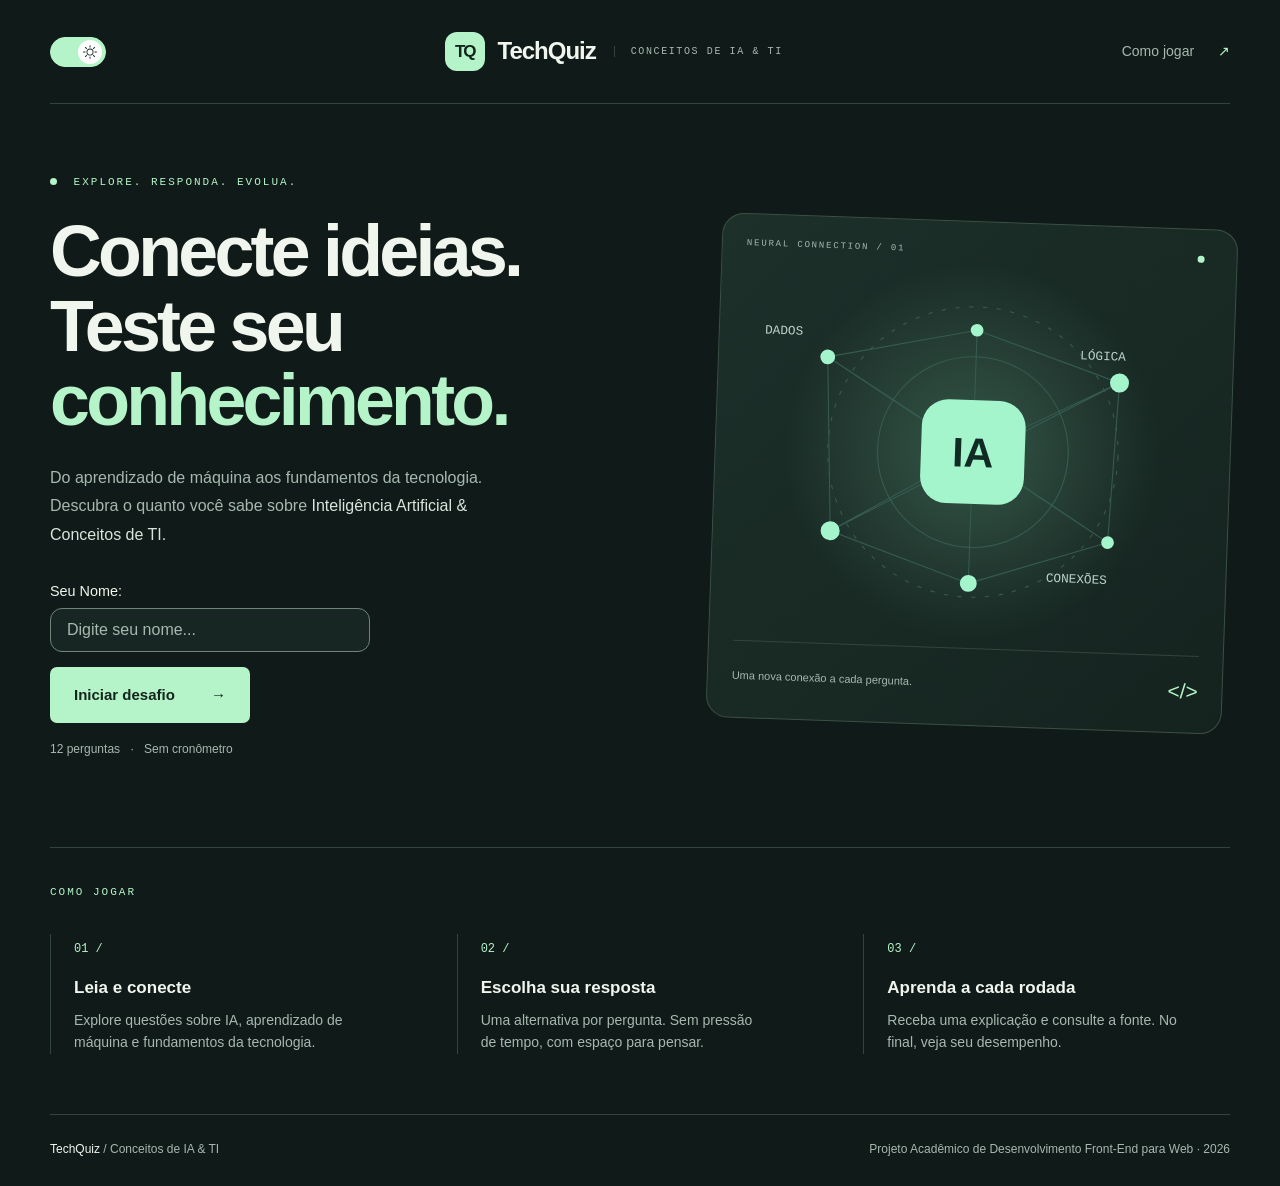
<file: index.html>
<!doctype html>
<html lang="pt-BR">

<head>
  <meta charset="UTF-8">
  <meta name="viewport" content="width=device-width, initial-scale=1">
  <meta name="description"
    content="Teste seus conhecimentos sobre Inteligência Artificial e conceitos de TI em um quiz educativo.">
  <title>TechQuiz — Conceitos de IA & TI</title>
  <link rel="icon" href="IMG/favicon.svg" type="image/svg+xml">
  <link rel="stylesheet" href="CSS/style.css">
  <script src="JS/script.js" defer></script>
</head>

<body>

  <header class="header wrap">

    <button id="botao-tema" class="tema-botao" type="button" role="switch" aria-checked="true"
      aria-label="Alternar entre modo claro e escuro">
      <span class="tema-trilho" aria-hidden="true">
        <span class="tema-bolinha">
          <!-- Ícone da LUA: visível no modo claro (bolinha à esquerda) -->
          <svg class="tema-icone tema-lua" xmlns="http://www.w3.org/2000/svg" width="16" height="16" fill="currentColor"
             viewBox="0 0 16 16">
            <path
              d="M6 .278a.77.77 0 0 1 .08.858 7.2 7.2 0 0 0-.878 3.46c0 4.021 3.278 7.277 7.318 7.277q.792-.001 1.533-.16a.79.79 0 0 1 .81.316.73.73 0 0 1-.031.893A8.35 8.35 0 0 1 8.344 16C3.734 16 0 12.286 0 7.71 0 4.266 2.114 1.312 5.124.06A.75.75 0 0 1 6 .278M4.858 1.311A7.27 7.27 0 0 0 1.025 7.71c0 4.02 3.279 7.276 7.319 7.276a7.32 7.32 0 0 0 5.205-2.162q-.506.063-1.029.063c-4.61 0-8.343-3.714-8.343-8.29 0-1.167.242-2.278.681-3.286" />
          </svg>
          <!-- Ícone do SOL: visível no modo escuro (bolinha à direita) -->
          <svg class="tema-icone tema-sol" xmlns="http://www.w3.org/2000/svg" width="16" height="16" fill="currentColor"
             viewBox="0 0 16 16">
            <path
              d="M8 11a3 3 0 1 1 0-6 3 3 0 0 1 0 6m0 1a4 4 0 1 0 0-8 4 4 0 0 0 0 8M8 0a.5.5 0 0 1 .5.5v2a.5.5 0 0 1-1 0v-2A.5.5 0 0 1 8 0m0 13a.5.5 0 0 1 .5.5v2a.5.5 0 0 1-1 0v-2A.5.5 0 0 1 8 13m8-5a.5.5 0 0 1-.5.5h-2a.5.5 0 0 1 0-1h2a.5.5 0 0 1 .5.5M3 8a.5.5 0 0 1-.5.5h-2a.5.5 0 0 1 0-1h2A.5.5 0 0 1 3 8m10.657-5.657a.5.5 0 0 1 0 .707l-1.414 1.415a.5.5 0 1 1-.707-.708l1.414-1.414a.5.5 0 0 1 .707 0m-9.193 9.193a.5.5 0 0 1 0 .707L3.05 13.657a.5.5 0 0 1-.707-.707l1.414-1.414a.5.5 0 0 1 .707 0m9.193 2.121a.5.5 0 0 1-.707 0l-1.414-1.414a.5.5 0 0 1 .707-.707l1.414 1.414a.5.5 0 0 1 0 .707M4.464 4.465a.5.5 0 0 1-.707 0L2.343 3.05a.5.5 0 1 1 .707-.707l1.414 1.414a.5.5 0 0 1 0 .708" />
          </svg>
        </span>
      </span>
    </button>
    <a class="brand" href="index.html" aria-label="TechQuiz, início"><span class="brand-icon">TQ</span> TechQuiz<span
        class="brand-label">CONCEITOS DE IA & TI</span></a>
    <a class="nav-link" href="#como-jogar">Como jogar <span aria-hidden="true">↗</span></a>
  </header>
  <main id="principal" class="wrap">
    <section id="inicio" class="hero" aria-labelledby="titulo">
      <div class="hero-copy">
        <p class="eyebrow"><span class="dot"></span> EXPLORE. RESPONDA. EVOLUA.</p>
        <h1 id="titulo">Conecte ideias.<br>Teste seu<br><span>conhecimento.</span></h1>
        <p class="intro">Do aprendizado de máquina aos fundamentos da tecnologia. Descubra o quanto você sabe sobre
          <strong>Inteligência Artificial &amp; Conceitos de TI.</strong></p>

        <!-- Campo do nome  -->
        <div style="margin-bottom: 15px; width: 100%; max-width: 320px;">
          <label for="nome-jogador" class="label-jogador">Seu Nome:</label>
          <input type="text" id="nome-jogador" class="input-jogador" placeholder="Digite seu nome..." maxlength="20" autocomplete="off" aria-describedby="erro-nome" required>
          <p id="erro-nome" class="erro-nome" role="alert" hidden></p>
          <div id="jogadores-salvos" class="jogadores-salvos" hidden>
            <p id="jogadores-titulo" class="hint">Ou escolha um jogador desta sessão:</p>
            <div id="jogadores-lista" class="chips" role="group" aria-labelledby="jogadores-titulo"></div>
          </div>
        </div>

        <button id="iniciar" class="primary" type="button">Iniciar desafio <span aria-hidden="true">→</span></button>
        <p class="micro">12 perguntas <span>·</span> Sem cronômetro</p>      </div>
      <div class="visual" aria-hidden="true">
        <div class="visual-top"><span>NEURAL CONNECTION / 01</span><span class="dot"></span></div>
        <svg class="network" viewBox="0 0 440 370" fill="none">
          <defs>
            <radialGradient id="halo">
              <stop stop-color="#94f4c4" stop-opacity=".22" />
              <stop offset="1" stop-color="#94f4c4" stop-opacity="0" />
            </radialGradient>
          </defs>
          <circle cx="220" cy="185" r="178" fill="url(#halo)" />
          <g stroke="#365b51">
            <circle cx="220" cy="185" r="137" stroke-dasharray="4 9" />
            <circle cx="220" cy="185" r="90" />
            <path
              d="M80 100 220 70 356 115 350 266 220 309 88 264 80 100 220 185 356 115M220 70V185L350 266M88 264 220 185 220 309M80 100 350 266M88 264 356 115" />
          </g>
          <g fill="#a4f5cc">
            <circle cx="80" cy="100" r="7" />
            <circle cx="220" cy="70" r="6" />
            <circle cx="356" cy="115" r="9" />
            <circle cx="350" cy="266" r="6" />
            <circle cx="220" cy="309" r="8" />
            <circle cx="88" cy="264" r="9" />
          </g>
          <rect x="171" y="136" width="98" height="98" rx="25" fill="#a4f5cc" />
          <text x="220" y="199" text-anchor="middle" font-family="Arial,sans-serif" font-size="39" font-weight="700"
            fill="#102a24">IA</text>
          <g fill="#bed3c9" font-family="monospace" font-size="12"><text x="20" y="80">DADOS</text><text x="318"
              y="94">LÓGICA</text><text x="293" y="305">CONEXÕES</text></g>
        </svg>
        <div class="visual-bottom"><span>Uma nova conexão a cada pergunta.</span><span class="code">&lt;/&gt;</span>
        </div>
      </div>
    </section>
    <section id="como-jogar" class="how" aria-labelledby="como-titulo">
      <div class="section-heading">
        <p class="eyebrow">COMO JOGAR</p>
       <!-- <h2 id="como-titulo">Pequenos desafios e novas descobertas.</h2>-->
        <h2 id="como-titulo" class="sr-only">Como jogar</h2>
  
      </div>
      <div class="steps">
        <article><span class="number">01 /</span>
          <h3>Leia e conecte</h3>
          <p>Explore questões sobre IA, aprendizado de máquina e fundamentos da tecnologia.</p>
        </article>
        <article><span class="number">02 /</span>
          <h3>Escolha sua resposta</h3>
          <p>Uma alternativa por pergunta. Sem pressão de tempo, com espaço para pensar.</p>
        </article>
        <article><span class="number">03 /</span>
          <h3>Aprenda a cada rodada</h3>
          <p>Receba uma explicação e consulte a fonte. No final, veja seu desempenho.</p>
        </article>
      </div>
    </section>
    <section id="jogo" class="game" hidden aria-labelledby="pergunta">
      <div class="game-top"><button id="voltar" class="text-button" type="button">← Voltar ao início</button><span
          id="contador"></span></div>
      <progress id="progresso" max="12" value="0" aria-label="Perguntas respondidas"></progress>
      <div class="question-card">
        <p id="categoria" class="eyebrow"></p>
        <h2 id="pergunta" tabindex="-1"></h2>
        <p class="hint">Escolha uma alternativa.</p>
        <div id="alternativas" class="answers"></div>
        <div id="feedback" class="feedback" role="status" hidden>
          <h3 id="feedback-titulo" tabindex="-1"></h3>          <p id="explicacao"></p><a id="fonte" target="_blank" rel="noopener noreferrer">Consultar fonte ↗</a>
        </div>
        <button id="proxima" class="primary" type="button" hidden>Próxima pergunta →</button>
      </div>
    </section>

    <!-- Seção de resultado -->
    <section id="resultado" class="result" hidden aria-labelledby="resultado-titulo">
      <p class="eyebrow">CONEXÃO CONCLUÍDA</p>
      <h2 id="resultado-titulo" tabindex="-1">Cada descoberta conta.</h2>
      <p id="placar" class="score"></p>
      <p id="mensagem"></p>
      <section class="ranking" aria-labelledby="ranking-titulo">
        <h3 id="ranking-titulo">Ranking da sessão</h3>
        <p id="evolucao" class="hint"></p>
        <ol id="ranking-lista" class="ranking-lista"></ol>
      </section>
      <button id="outro-jogador" class="text-button" type="button">Outro jogador</button>
      <button id="reiniciar" class="primary" type="button">Jogar novamente ↻</button>
      <button id="inicio-resultado" class="text-button" type="button">Voltar ao início</button>
    </section>
    <p id="erro" class="error" role="alert" hidden></p>
    <noscript>
      <p class="error">Ative o JavaScript no navegador para jogar o quiz.</p>
    </noscript>
  </main>
  <footer class="wrap footer"><span>TechQuiz <span class="muted">/ Conceitos de IA & TI</span></span><span class="muted">Projeto Acadêmico de Desenvolvimento Front-End para Web · 2026</span></footer>
</body>

</html>
</file>
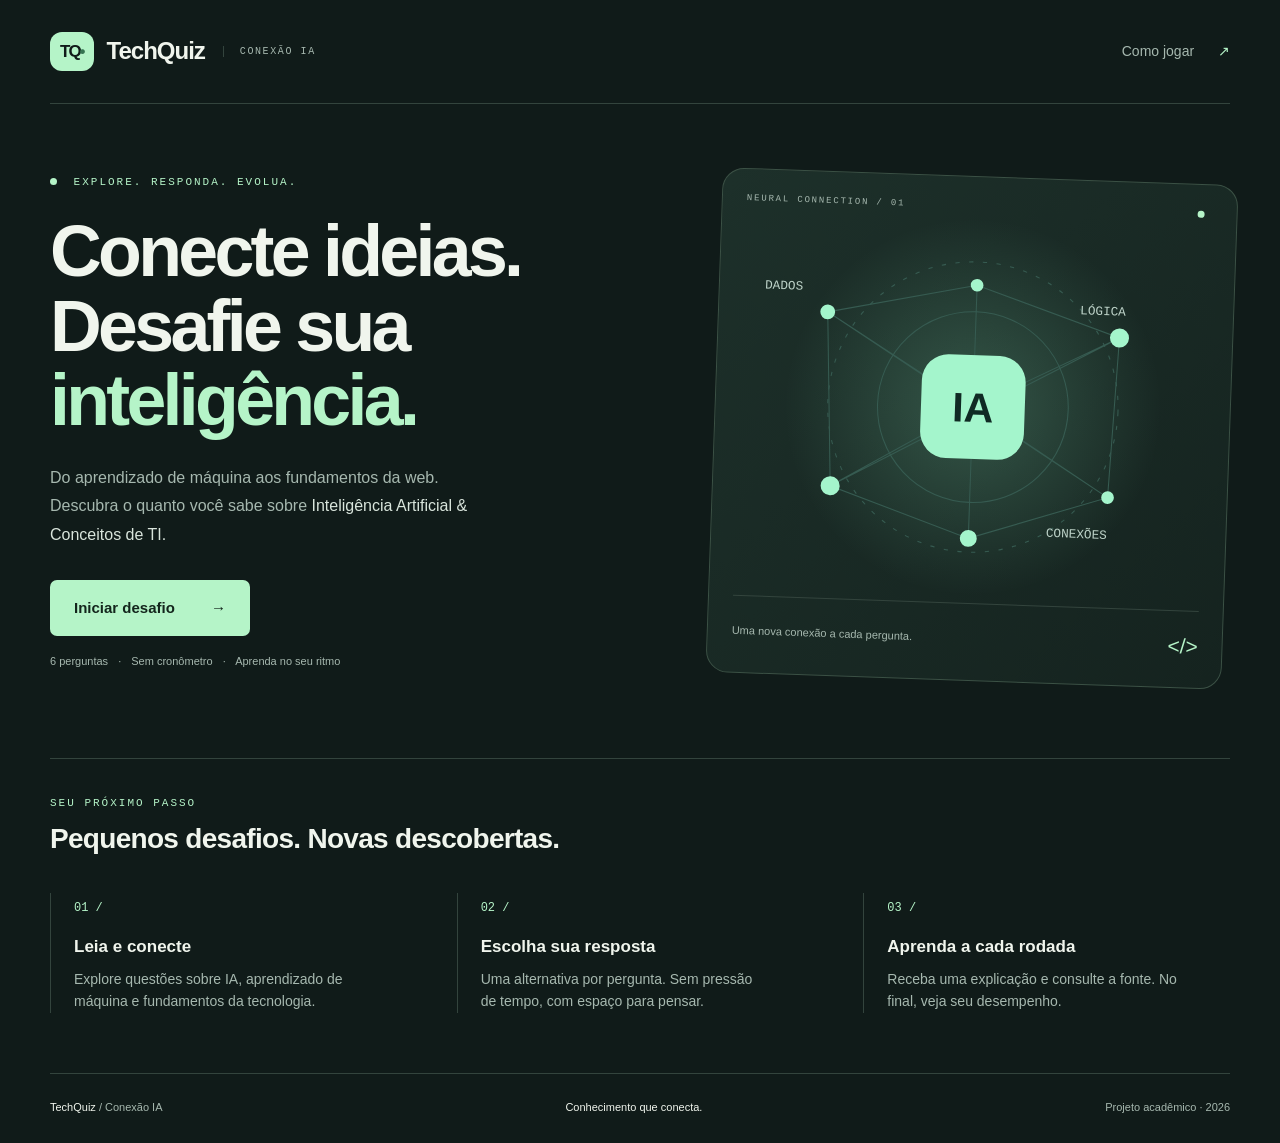
<file: TechQuiz/index.html>
<!doctype html>
<html lang="pt-BR">
<head>
  <meta charset="UTF-8">
  <meta name="viewport" content="width=device-width, initial-scale=1">
  <meta name="description" content="Teste seus conhecimentos sobre Inteligência Artificial e conceitos de TI em um quiz educativo.">
  <title>TechQuiz — Conexão IA</title>
  <link rel="icon" href="favicon.svg" type="image/svg+xml">
  <link rel="stylesheet" href="CSS/style.css">
  <script src="JS/script.js" defer></script>
</head>
<body>
  <a class="skip" href="#principal">Pular para o conteúdo</a>
  <header class="header wrap">
    <a class="brand" href="index.html" aria-label="TechQuiz, início"><span class="brand-icon">TQ<span>•</span></span> TechQuiz<span class="brand-label">CONEXÃO IA</span></a>
    <a class="nav-link" href="#como-jogar">Como jogar <span aria-hidden="true">↗</span></a>
  </header>
  <main id="principal" class="wrap">
    <section id="inicio" class="hero" aria-labelledby="titulo">
      <div class="hero-copy">
        <p class="eyebrow"><span class="dot"></span> EXPLORE. RESPONDA. EVOLUA.</p>
        <h1 id="titulo">Conecte ideias.<br>Desafie sua<br><span>inteligência.</span></h1>
        <p class="intro">Do aprendizado de máquina aos fundamentos da web. Descubra o quanto você sabe sobre <strong>Inteligência Artificial &amp; Conceitos de TI.</strong></p>
        <button id="iniciar" class="primary" type="button">Iniciar desafio <span aria-hidden="true">→</span></button>
        <p class="micro">6 perguntas <span>·</span> Sem cronômetro <span>·</span> Aprenda no seu ritmo</p>
      </div>
      <div class="visual" aria-hidden="true">
        <div class="visual-top"><span>NEURAL CONNECTION / 01</span><span class="dot"></span></div>
        <svg class="network" viewBox="0 0 440 370" fill="none">
          <defs><radialGradient id="halo"><stop stop-color="#94f4c4" stop-opacity=".22"/><stop offset="1" stop-color="#94f4c4" stop-opacity="0"/></radialGradient></defs>
          <circle cx="220" cy="185" r="178" fill="url(#halo)"/>
          <g stroke="#365b51"><circle cx="220" cy="185" r="137" stroke-dasharray="4 9"/><circle cx="220" cy="185" r="90"/><path d="M80 100 220 70 356 115 350 266 220 309 88 264 80 100 220 185 356 115M220 70V185L350 266M88 264 220 185 220 309M80 100 350 266M88 264 356 115"/></g>
          <g fill="#a4f5cc"><circle cx="80" cy="100" r="7"/><circle cx="220" cy="70" r="6"/><circle cx="356" cy="115" r="9"/><circle cx="350" cy="266" r="6"/><circle cx="220" cy="309" r="8"/><circle cx="88" cy="264" r="9"/></g>
          <rect x="171" y="136" width="98" height="98" rx="25" fill="#a4f5cc"/>
          <text x="220" y="199" text-anchor="middle" font-family="Arial,sans-serif" font-size="39" font-weight="700" fill="#102a24">IA</text>
          <g fill="#bed3c9" font-family="monospace" font-size="12"><text x="20" y="80">DADOS</text><text x="318" y="94">LÓGICA</text><text x="293" y="305">CONEXÕES</text></g>
        </svg>
        <div class="visual-bottom"><span>Uma nova conexão a cada pergunta.</span><span class="code">&lt;/&gt;</span></div>
      </div>
    </section>
    <section id="como-jogar" class="how" aria-labelledby="como-titulo">
      <div class="section-heading"><p class="eyebrow">SEU PRÓXIMO PASSO</p><h2 id="como-titulo">Pequenos desafios. Novas descobertas.</h2></div>
      <div class="steps">
        <article><span class="number">01 /</span><h3>Leia e conecte</h3><p>Explore questões sobre IA, aprendizado de máquina e fundamentos da tecnologia.</p></article>
        <article><span class="number">02 /</span><h3>Escolha sua resposta</h3><p>Uma alternativa por pergunta. Sem pressão de tempo, com espaço para pensar.</p></article>
        <article><span class="number">03 /</span><h3>Aprenda a cada rodada</h3><p>Receba uma explicação e consulte a fonte. No final, veja seu desempenho.</p></article>
      </div>
    </section>
    <section id="jogo" class="game" hidden aria-labelledby="pergunta">
      <div class="game-top"><button id="voltar" class="text-button" type="button">← Voltar ao início</button><span id="contador"></span></div>
      <progress id="progresso" max="6" value="0" aria-label="Perguntas respondidas"></progress>
      <div class="question-card"><p id="categoria" class="eyebrow"></p><h2 id="pergunta" tabindex="-1"></h2><p class="hint">Escolha uma alternativa.</p><div id="alternativas" class="answers"></div>
      <div id="feedback" class="feedback" role="status" hidden><h3 id="feedback-titulo"></h3><p id="explicacao"></p><a id="fonte" target="_blank" rel="noopener noreferrer">Consultar fonte ↗</a></div>
      <button id="proxima" class="primary" type="button" hidden>Próxima pergunta →</button></div>
    </section>
    <section id="resultado" class="result" hidden aria-labelledby="resultado-titulo">
      <p class="eyebrow">CONEXÃO CONCLUÍDA</p><h2 id="resultado-titulo" tabindex="-1">Cada descoberta conta.</h2><p id="placar" class="score"></p><p id="mensagem"></p><button id="reiniciar" class="primary" type="button">Jogar novamente ↻</button><button id="inicio-resultado" class="text-button" type="button">Voltar ao início</button>
    </section>
    <p id="erro" class="error" role="alert" hidden></p>
    <noscript><p class="error">Ative o JavaScript no navegador para jogar o quiz.</p></noscript>
  </main>
  <footer class="wrap footer"><span>TechQuiz <span class="muted">/ Conexão IA</span></span><span>Conhecimento que conecta.</span><span class="muted">Projeto acadêmico · 2026</span></footer>
</body>
</html>
</file>
<file: CSS/style.css>
:root {
  color-scheme: dark;
  --bg: #101b19;
  --panel: #172622;
  --text: #f0f5ed;
  --muted: #a6b8af;
  --green: #b5f4c8;
  --accent: #b5f4c8;  
  --input-border: #6f857a;       
  --line: #33443d;
  --font: Arial, Helvetica, sans-serif;

  /* Respostas normais */
  --answer-bg: #1c2f28;
  --answer-border: #52665b;
  --answer-hover: #2a4235;

  /* Estados (Correto, Errado/Erro, Feedback, Foco) */
  --correct-bg: #264737;
  --correct-border: #b5f4c8;
  --wrong-bg: #492c29;
  --wrong-border: #ffb3a8;
  --feedback-bg: #21392c;
  --letter-border: #63786b;
  --focus-outline: #e7c480;

  /*Destaque text*/
  --intro-strong: #d9e5dc;

  /* Switch de tema (Modo Escuro = padrão): trilho azul, bolinha branca, sol azul.
     --moon e --sun definem a cor de cada ícone; as demais definem trilho e bolinha.
     Para mudar qualquer cor do botão, altere SOMENTE estas variáveis. */
  --moon: #ffffff;
  --sun: #172622;
  --toggle-track-bg: #b5f4c8;;
  --toggle-track-border: #b5f4c8;
  --toggle-knob-bg: #ffffff;

  --brand-icon: #357451;
}

/* Modo Claro */
[data-theme="light"] {

 color-scheme: light;
  --muted: #4a5d53;
  --accent: #1f6f45;
  --input-border: #4a5d53;

  --bg: #f0f5ef;
  --panel: #e6ede3;
  --text: #101b19;
  --line: #4a5d53;

  /* Botões quiz (Modo Claro) */
  --answer-bg: #ffffff;
  --answer-border: #6b7f74;
  --answer-hover: #e2f4ea;

  /* Estados adaptados para o Modo Claro */
  --correct-bg: #d4edda;
  --correct-border: #28a745;
  --wrong-bg: #f8d7da;
  --wrong-border: #dc3545;
  --feedback-bg: #e2f4ea;
  --letter-border: #6b7f74;
  --focus-outline: #8a5a00;

   /*Destaque text*/
  --intro-strong: #2c4a3e;

  /* Switch de tema (Modo Claro): trilho vazado com borda cinza, bolinha cinza, lua branca.
     Mesmas variáveis do :root, com valores adaptados ao tema claro. */
  --moon: #ffffff;
  --sun: #2f5bff;
  --toggle-track-bg: #172622;
  --toggle-track-border: #b7bcc7;
  --toggle-knob-bg: #8a8f9c;
}

/* Transição Suave */
body, 
header, 
footer, 
form, 
article, 
div, 
input, 
textarea, 
button {
  transition: background-color 0.5s ease, color 0.3s ease, border-color 0.3s ease;
}

* {
  box-sizing: border-box;
}

body {
  margin: 0;
  background: var(--bg);
  color: var(--text);
  font-family: var(--font);
  line-height: 1.6;
}

button, 
a {
  -webkit-tap-highlight-color: transparent;
}

a {
  color: inherit;
}

button {
  font: inherit;
  cursor: pointer;
}

button:disabled {
  cursor: default;
}

a:focus-visible,
button:focus-visible,
input:focus-visible,
[tabindex]:focus-visible {
  outline: 3px solid var(--focus-outline);
  outline-offset: 5px;
}

[hidden] {
  display: none !important;
}

.wrap {
  width: min(1180px, calc(100% - 64px));
  margin: auto;
}

.header {
  min-height: 104px;
  display: flex;
  justify-content: space-between;
  align-items: center;
  border-bottom: 1px solid var(--line);
  gap: 24px;
}

.brand {
  display: flex;
  align-items: center;
  gap: 13px;
  text-decoration: none;
  font-size: 24px;
  font-weight: 700;
  letter-spacing: -1px;
}

.brand-icon {
  background: var(--green);
  color: #13251c;
  border-radius: 12px;
  font-size: 17px;
  padding: 6px 10px;
  letter-spacing: -2px;
}

.brand-icon span {
  color: var(--brand-icon);
}

.brand-label {
  font: 10px monospace;
  letter-spacing: 1.6px;
  color: var(--muted);
  border-left: 1px solid var(--line);
  padding-left: 16px;
  margin-left: 5px;
}

.nav-link {
  font-size: 14px;
  text-decoration: none;
  color: var(--muted);
}

.nav-link span {
  margin-left: 20px;
  color: var(--accent);
}

.hero {
  display: grid;
  grid-template-columns: 1.15fr 1fr;
  align-items: center;
  gap: 70px;
  padding: 72px 0 76px;
}

.eyebrow {
  font: 11px monospace;
  letter-spacing: 2px;
  color: var(--accent);
  margin: 0 0 26px;
}

.dot {
  display: inline-block;
  width: 7px;
  height: 7px;
  background: var(--green);
  border-radius: 50%;
  margin-right: 8px;
}

h1 {
  font-size: clamp(44px, 5.6vw, 72px);
  line-height: 1.04;
  letter-spacing: -3.7px;
  margin: 0 0 26px;
  font-weight: 700;
}

h1 span {
  color: var(--accent);
}

.intro {
  max-width: 460px;
  color: var(--muted);
  font-size: 16px;
  line-height: 1.8;
  margin-bottom: 30px;
}

.intro strong {
  font-weight: 400;
  color: var(--intro-strong);
}

.primary {
  display: inline-flex;
  align-items: center;
  justify-content: center;
  gap: 36px;
  background: var(--green);
  color: #13251c;
  border: 0;
  border-radius: 7px;
  padding: 16px 24px;
  font-weight: 700;
  font-size: 15px;
  min-height: 52px;
}

.primary:hover {
  background: #d2ffde;
}

.micro {
  color: var(--muted);
  font-size: 12px;
  margin-top: 17px;
}

.micro span {
  margin: 0 7px;
}

.visual {
  background: linear-gradient(135deg, #1d302a, #15231f);
  border: 1px solid #3b5145;
  border-radius: 22px;
  padding: 24px;
  transform: rotate(2deg);
}

.visual-top, 
.visual-bottom {
  display: flex;
  justify-content: space-between;
  align-items: center;
  gap: 12px;
}

.visual-top {
  font: 9px monospace;
  letter-spacing: 1.8px;
  color: var(--muted);
}

.network {
  width: 100%;
  display: block;
}

.visual-bottom {
  border-top: 1px solid var(--line);
  padding-top: 18px;
  color: var(--muted);
  font-size: 11px;
}

.code {
  font-size: 21px;
  color: var(--green);
}

.how {
  padding: 38px 0 60px;
  border-top: 1px solid var(--line);
}

.section-heading .eyebrow {
  margin-bottom: 12px;
}

h2 {
  font-size: 28px;
  letter-spacing: -.7px;
  line-height: 1.3;
  margin: 0 0 24px;
}

.steps {
  display: grid;
  grid-template-columns: repeat(3, 1fr);
  gap: 40px;
  margin-top: 36px;
}

.steps article {
  border-left: 1px solid var(--line);
  padding-left: 23px;
}

.number {
  color: var(--accent);
  font: 12px monospace;
}

h3 {
  font-size: 17px;
  margin: 14px 0 8px;
}

.steps p {
  font-size: 14px;
  color: var(--muted);
  margin: 0;
  max-width: 290px;
}

.footer {
  border-top: 1px solid var(--line);
  display: flex;
  justify-content: space-between;
  gap: 20px;
  padding: 25px 0;
  font-size: 12px;
}

.muted {
  color: var(--muted);
}

.game {
  max-width: 760px;
  margin: 48px auto 70px;
}

.game-top {
  display: flex;
  justify-content: space-between;
  align-items: center;
  gap: 12px;
  font-size: 13px;
  color: var(--muted);
}

.text-button {
  border: 0;
  background: none;
  color: var(--muted);
  padding: 12px 0;
  font-size: 14px;
  text-decoration: underline;
  text-underline-offset: 4px;
}

.text-button:hover {
  color: var(--text);
}

progress {
  appearance: none;
  width: 100%;
  height: 5px;
  border: 0;
  margin: 20px 0 32px;
  background: var(--line);
}

progress::-webkit-progress-bar {
  background: var(--line);
}

progress::-webkit-progress-value {
  background: var(--green);
}

progress::-moz-progress-bar {
  background: var(--green);
}

.question-card {
  background: var(--panel);
  border: 1px solid var(--line);
  border-radius: 18px;
  padding: 36px;
}

.question-card .eyebrow {
  margin-bottom: 18px;
}

.hint {
  font-size: 13px;
  color: var(--muted);
}

.answers {
  display: grid;
  gap: 12px;
  margin: 22px 0;
}

.answer {
  display: flex;
  align-items: center;
  gap: 14px;
  text-align: left;
  width: 100%;
  padding: 15px 18px;
  background: var(--answer-bg);      
  border: 1px solid var(--answer-border); 
  border-radius: 8px;
  color: var(--text);
  font-size: 15px;
}

.answer:not(:disabled):hover {
  border-color: var(--green);
  background: var(--answer-hover);    
}

.letter {
  display: grid;
  place-items: center;
  flex-shrink: 0;
  width: 29px;
  height: 29px;
  border: 1px solid var(--letter-border);
  border-radius: 5px;
  font: 12px monospace;
}

.answer.correct {
  border-color: var(--correct-border);
  background: var(--correct-bg);
}

.answer.wrong {
  border-color: var(--wrong-border);
  background: var(--wrong-bg);
}

.feedback {
  padding: 20px;
  border-left: 3px solid var(--green);
  background: var(--feedback-bg);
  margin: 24px 0;
  border-radius: 4px;
}

.feedback.incorrect {
  border-color: var(--wrong-border);
}

.feedback h3 {
  margin-top: 0;
}

.feedback p, 
.feedback a {
  font-size: 14px;
}

.feedback a {
  color: var(--accent);
}

.result {
  text-align: center;
  max-width: 720px;
  margin: 80px auto;
}

.result .primary {
  margin: 24px 16px;
}

.score {
  font-size: 80px;
  line-height: 1.2;
  color: var(--accent);
  font-weight: 700;
  margin: 35px 0;
}

.result > p:not(.score):not(.eyebrow) {
  color: var(--muted);
}

.error {
  background: var(--wrong-bg);
  border: 1px solid var(--wrong-border);
  padding: 20px;
  border-radius: 8px;
}

.skip {
  position: fixed;
  left: 12px;
  top: -100px;
  background: var(--green);
  color: var(--bg);
  padding: 10px;
  z-index: 2;
}

.skip:focus {
  top: 12px;
}

/* ===== SWITCH DE TEMA =====
   O botão (.tema-botao) agora é só uma "casca" invisível: o visual está no
   .tema-trilho (fundo) e na .tema-bolinha (peça que desliza).
   Tamanhos ficam em variáveis locais para o media query mobile poder reduzir tudo de uma vez. */
.tema-botao {
  --trilho-w: 56px;      /* largura do trilho */
  --trilho-h: 30px;      /* altura do trilho */
  --bolinha: 24px;       /* diâmetro da bolinha */
  --margem: 3px;         /* folga entre a bolinha e a borda do trilho */
  --tempo: 0.5s;         /* duração única de todas as animações do switch */
  /* distância que a bolinha percorre: trilho - bolinha - 2 margens - 2px de borda */
  --curso: calc(var(--trilho-w) - var(--bolinha) - (var(--margem) * 2) - 2px);

  background: none;
  border: 0;
  padding: 0;
  border-radius: 999px;
  line-height: 0;
  flex-shrink: 0;
}

.tema-trilho {
  position: relative;
  display: block;
  width: var(--trilho-w);
  height: var(--trilho-h);
  border-radius: 999px;
  border: 1px solid var(--toggle-track-border);
  background: var(--toggle-track-bg);
  transition: background-color var(--tempo) ease, border-color var(--tempo) ease;
}

.tema-bolinha {
  position: absolute;
  top: 50%;
  left: var(--margem);
  width: var(--bolinha);
  height: var(--bolinha);
  border-radius: 50%;
  background: var(--toggle-knob-bg);
  display: grid;
  place-items: center;
  /* Padrão (modo escuro): bolinha à DIREITA */
  transform: translate(var(--curso), -50%);
  transition: transform var(--tempo) cubic-bezier(.4, 0, .2, 1), background-color var(--tempo) ease;
}

/* Modo claro: bolinha volta para a ESQUERDA. É esta regra que anima o "ir para o lado". */
[data-theme="light"] .tema-bolinha {
  transform: translate(0, -50%);
}

/* Os dois ícones ocupam o mesmo lugar (grid empilhado) e trocam por fade + giro */
.tema-icone {
  grid-area: 1 / 1;
  width: 14px;
  height: 14px;
  transition: opacity var(--tempo) ease, transform var(--tempo) ease, color var(--tempo) ease;
}

.tema-lua {
  color: var(--moon);
  opacity: 0;                      /* escondida no modo escuro */
  transform: rotate(-90deg) scale(.5);
}

.tema-sol {
  color: var(--sun);
  opacity: 1;                      /* visível no modo escuro */
  transform: rotate(0) scale(1);
}

[data-theme="light"] .tema-lua {
  opacity: 1;
  transform: rotate(0) scale(1);
}

[data-theme="light"] .tema-sol {
  opacity: 0;
  transform: rotate(90deg) scale(.5);
}

/* Os seletores originais .theme-button:hover / :active não existiam no HTML (a classe é .tema-botao).
   Foram corrigidos para .tema-botao e adaptados ao novo visual. */
.tema-botao:hover .tema-bolinha {
  filter: brightness(1.1);
}

.tema-botao:active .tema-bolinha {
  transform: translate(var(--curso), -50%) scale(.92);
}

[data-theme="light"] .tema-botao:active .tema-bolinha {
  transform: translate(0, -50%) scale(.92);
}

/* Respeita quem pede menos movimento no sistema operacional */
@media (prefers-reduced-motion: reduce) {
  .tema-trilho, .tema-bolinha, .tema-icone {
    transition: none;
  }
}


/* ===== NOME DO JOGADOR, HISTÓRICO E RANKING =====
   Mensagem de erro do campo de nome: fundo e borda de erro + texto + ícone ⚠ . */
.erro-nome {
  margin: 8px 0 0;
  padding: 8px 12px;
  font-size: 13px;
  color: var(--text);
  background: var(--wrong-bg);
  border-left: 3px solid var(--wrong-border);
  border-radius: 4px;
}

/* Lista de nomes já usados na sessão  */
.jogadores-salvos {
  margin-top: 12px;
}

.jogadores-salvos .hint {
  margin: 0 0 8px;
}

.chips {
  display: flex;
  flex-wrap: wrap;
  gap: 8px;
}

.chip {
  background: var(--answer-bg);
  border: 1px solid var(--answer-border);
  color: var(--text);
  border-radius: 999px;
  padding: 6px 14px;
  font-size: 14px;
}

.chip:hover {
  border-color: var(--green);
  background: var(--answer-hover);
}

/* Chip selecionado: além da cor, ganha um "✓" */
.chip[aria-pressed="true"] {
  border-color: var(--text);
  background: var(--answer-hover);
  font-weight: 700;
}

.chip[aria-pressed="true"]::before {
  content: "✓ ";
}

/* Ranking da tela de resultado */
.ranking {
  margin: 32px auto 8px;
  max-width: 460px;
  text-align: left;
  background: var(--panel);
  border: 1px solid var(--line);
  border-radius: 12px;
  padding: 20px 24px;
}

.ranking h3 {
  margin-top: 0;
}

.ranking .hint {
  margin: 0;
}

.ranking-lista {
  list-style: none;
  margin: 16px 0 0;
  padding: 0;
  display: grid;
  gap: 8px;
}

.ranking-lista li {
  display: flex;
  justify-content: space-between;
  gap: 12px;
  padding: 10px 14px;
  border: 1px solid var(--answer-border);
  border-radius: 8px;
  background: var(--answer-bg);
  font-size: 15px;
}

/* Partida atual: destaque por cor + negrito + o texto "esta partida" */
.ranking-lista li.atual {
  border-color: var(--correct-border);
  background: var(--correct-bg);
  font-weight: 700;
}

.result .text-button {
  margin: 0 12px;
}


/* ===== AUDITORIA: marcadores de resposta, texto só para leitores de tela e quebra de nomes longos ===== */
.sr-only {
  position: absolute;
  width: 1px;
  height: 1px;
  margin: -1px;
  padding: 0;
  overflow: hidden;
  clip: rect(0, 0, 0, 0);
  white-space: nowrap;
  border: 0;
}

.answer .marca {
  display: block;
  margin-top: 2px;
  font: 700 12px monospace;
  letter-spacing: .5px;
}

.answer.wrong {
  border-style: dashed;
}

.ranking-lista li span:first-child {
  min-width: 0;
  overflow-wrap: anywhere;
}

.ranking-lista li span:last-child {
  flex-shrink: 0;
  white-space: nowrap;
}

.chip {
  max-width: 100%;
  overflow-wrap: anywhere;
}

/* ============================= */

@media (max-width: 850px) {
  .hero {
    gap: 30px;
  }
  .visual {
    padding: 18px;
  }
  h1 {
    letter-spacing: -2.5px;
  }
  .brand-label {
    display: none;
  }
  .steps {
    gap: 20px;
  }
  .footer {
    flex-wrap: wrap;
  }
}

@media (max-width: 650px) {
  .wrap {
    width: calc(100% - 36px);
  }
  .header {
    min-height: 80px;
    padding: 12px 16px;
    gap: 12px;
  }

  /* Mobile: o switch encolhe via variáveis (o curso é recalculado sozinho) */
  .tema-botao {
    --trilho-w: 50px;
    --trilho-h: 28px;
    --bolinha: 22px;
  }

  .brand {
    font-size: 21px;
  }
  .nav-link {
    font-size: 12px;
  }
  .nav-link span {
    color: var(--accent);
    margin-left: 6px;
  }
  .hero {
    grid-template-columns: 1fr;
    padding: 44px 0;
    gap: 32px;
  }
  h1 {
    font-size: 52px;
  }
  .intro {
    font-size: 15px;
  }
  .visual {
    transform: none;
    max-width: 430px;
    width: 100%;
    margin: auto;
  }
  .network {
    max-height: 260px;
  }
  .steps {
    grid-template-columns: 1fr;
    gap: 25px;
  }
  .steps p {
    max-width: none;
  }
  h2 {
    font-size: 25px;
  }
  .footer {
    gap: 10px;
  }
  .footer > span:nth-child(2) {
    display: none;
  }
  .question-card {
    padding: 22px 18px;
  }
  .game {
    margin-top: 25px;
  }
  .answer {
    padding: 13px 12px;
  }
  .result {
    margin: 55px auto;
  }
  .result .text-button {
    display: block;
    margin: auto;
  }
  .micro {
    font-size: 10px;
  }
}

/*Nome*/

.input-jogador {
  padding: 12px 16px;
  width: 100%;
  border-radius: 12px;
  border: 1px solid var(--input-border);
  background: var( --panel);
  color: inherit;
  font-size: 1rem;
}

.input-jogador::placeholder {
  color: var(--muted);
  opacity: 1;
}

.label-jogador {
  display: block;
  margin-bottom: 5px;
  font-size: 0.9rem;
  font-weight: 500;
}
</file>
<file: TechQuiz/CSS/style.css>
:root{color-scheme:dark;--bg:#101b19;--panel:#172622;--text:#f0f5ed;--muted:#a6b8af;--green:#b5f4c8;--line:#33443d;--font:Arial,Helvetica,sans-serif}*{box-sizing:border-box}body{margin:0;background:var(--bg);color:var(--text);font-family:var(--font);line-height:1.6}button,a{-webkit-tap-highlight-color:transparent}a{color:inherit}button{font:inherit;cursor:pointer}button:disabled{cursor:default}a:focus-visible,button:focus-visible,[tabindex]:focus-visible{outline:3px solid #e7c480;outline-offset:5px}[hidden]{display:none!important}.wrap{width:min(1180px,calc(100% - 64px));margin:auto}.header{min-height:104px;display:flex;justify-content:space-between;align-items:center;border-bottom:1px solid var(--line);gap:24px}.brand{display:flex;align-items:center;gap:13px;text-decoration:none;font-size:24px;font-weight:700;letter-spacing:-1px}.brand-icon{background:var(--green);color:var(--bg);border-radius:12px;font-size:17px;padding:6px 10px;letter-spacing:-2px}.brand-icon span{color:#357451}.brand-label{font:10px monospace;letter-spacing:1.6px;color:var(--muted);border-left:1px solid var(--line);padding-left:16px;margin-left:5px}.nav-link{font-size:14px;text-decoration:none;color:var(--muted)}.nav-link span{margin-left:20px;color:var(--green)}.hero{display:grid;grid-template-columns:1.15fr 1fr;align-items:center;gap:70px;padding:72px 0 76px}.eyebrow{font:11px monospace;letter-spacing:2px;color:var(--green);margin:0 0 26px}.dot{display:inline-block;width:7px;height:7px;background:var(--green);border-radius:50%;margin-right:8px}h1{font-size:clamp(44px,5.6vw,72px);line-height:1.04;letter-spacing:-3.7px;margin:0 0 26px;font-weight:700}h1 span{color:var(--green)}.intro{max-width:460px;color:var(--muted);font-size:16px;line-height:1.8;margin-bottom:30px}.intro strong{font-weight:400;color:#d9e5dc}.primary{display:inline-flex;align-items:center;justify-content:center;gap:36px;background:var(--green);color:#13251c;border:0;border-radius:7px;padding:16px 24px;font-weight:700;font-size:15px;min-height:52px}.primary:hover{background:#d2ffde}.micro{color:var(--muted);font-size:11px;margin-top:17px}.micro span{margin:0 7px}.visual{background:linear-gradient(135deg,#1d302a,#15231f);border:1px solid #3b5145;border-radius:22px;padding:24px;transform:rotate(2deg)}.visual-top,.visual-bottom{display:flex;justify-content:space-between;align-items:center;gap:12px}.visual-top{font:9px monospace;letter-spacing:1.8px;color:var(--muted)}.network{width:100%;display:block}.visual-bottom{border-top:1px solid var(--line);padding-top:18px;color:var(--muted);font-size:11px}.code{font-size:21px;color:var(--green)}.how{padding:38px 0 60px;border-top:1px solid var(--line)}.section-heading .eyebrow{margin-bottom:12px}h2{font-size:28px;letter-spacing:-.7px;line-height:1.3;margin:0 0 24px}.steps{display:grid;grid-template-columns:repeat(3,1fr);gap:40px;margin-top:36px}.steps article{border-left:1px solid var(--line);padding-left:23px}.number{color:var(--green);font:12px monospace}h3{font-size:17px;margin:14px 0 8px}.steps p{font-size:14px;color:var(--muted);margin:0;max-width:290px}.footer{border-top:1px solid var(--line);display:flex;justify-content:space-between;gap:20px;padding:25px 0;font-size:11px}.muted{color:var(--muted)}.game{max-width:760px;margin:48px auto 70px}.game-top{display:flex;justify-content:space-between;align-items:center;gap:12px;font-size:13px;color:var(--muted)}.text-button{border:0;background:none;color:var(--muted);padding:12px 0;font-size:14px;text-decoration:underline;text-underline-offset:4px}.text-button:hover{color:var(--text)}progress{appearance:none;width:100%;height:5px;border:0;margin:20px 0 32px;background:var(--line)}progress::-webkit-progress-bar{background:var(--line)}progress::-webkit-progress-value{background:var(--green)}progress::-moz-progress-bar{background:var(--green)}.question-card{background:var(--panel);border:1px solid var(--line);border-radius:18px;padding:36px}.question-card .eyebrow{margin-bottom:18px}.hint{font-size:13px;color:var(--muted)}.answers{display:grid;gap:12px;margin:22px 0}.answer{display:flex;align-items:center;gap:14px;text-align:left;width:100%;padding:15px 18px;background:#1c2f28;border:1px solid #52665b;border-radius:8px;color:var(--text);font-size:15px}.answer:not(:disabled):hover{border-color:var(--green);background:#2a4235}.letter{display:grid;place-items:center;flex-shrink:0;width:29px;height:29px;border:1px solid #63786b;border-radius:5px;font:12px monospace}.answer.correct{border-color:#b5f4c8;background:#264737}.answer.wrong{border-color:#ffb3a8;background:#492c29}.feedback{padding:20px;border-left:3px solid var(--green);background:#21392c;margin:24px 0;border-radius:4px}.feedback.incorrect{border-color:#ffb3a8}.feedback h3{margin-top:0}.feedback p,.feedback a{font-size:14px}.feedback a{color:var(--green)}.result{text-align:center;max-width:720px;margin:80px auto}.result .primary{margin:24px 16px}.score{font-size:80px;line-height:1.2;color:var(--green);font-weight:700;margin:35px 0}.result>p:not(.score):not(.eyebrow){color:var(--muted)}.error{background:#492c29;border:1px solid #ffb3a8;padding:20px;border-radius:8px}.skip{position:fixed;left:12px;top:-100px;background:var(--green);color:var(--bg);padding:10px;z-index:2}.skip:focus{top:12px}@media(max-width:850px){.hero{gap:30px}.visual{padding:18px}h1{letter-spacing:-2.5px}.brand-label{display:none}.steps{gap:20px}.footer{flex-wrap:wrap}}@media(max-width:650px){.wrap{width:calc(100% - 36px)}.header{min-height:80px}.brand{font-size:21px}.nav-link{font-size:12px}.nav-link span{margin-left:6px}.hero{grid-template-columns:1fr;padding:44px 0;gap:32px}h1{font-size:52px}.intro{font-size:15px}.visual{transform:none;max-width:430px;width:100%;margin:auto}.network{max-height:260px}.steps{grid-template-columns:1fr;gap:25px}.steps p{max-width:none}h2{font-size:25px}.footer{gap:10px}.footer>span:nth-child(2){display:none}.question-card{padding:22px 18px}.game{margin-top:25px}.answer{padding:13px 12px}.result{margin:55px auto}.result .text-button{display:block;margin:auto}.micro{font-size:10px}}
</file>
